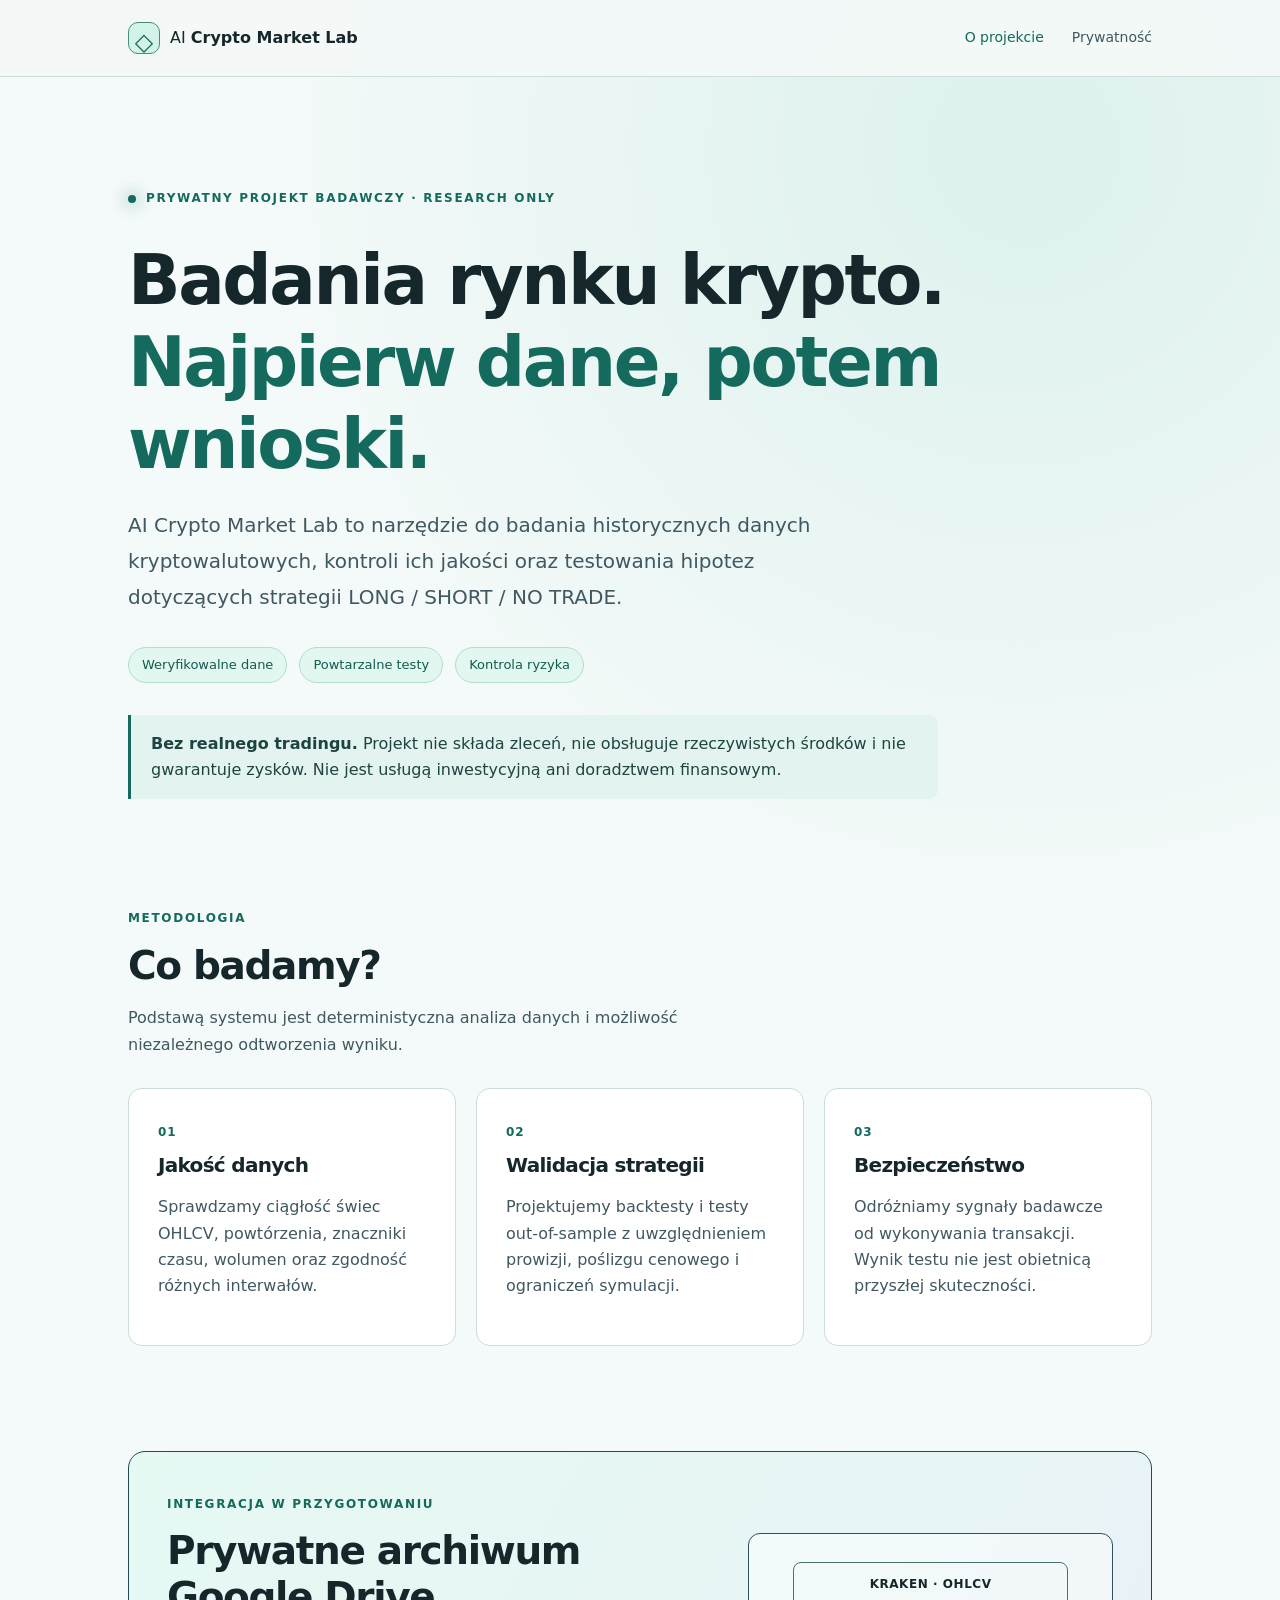
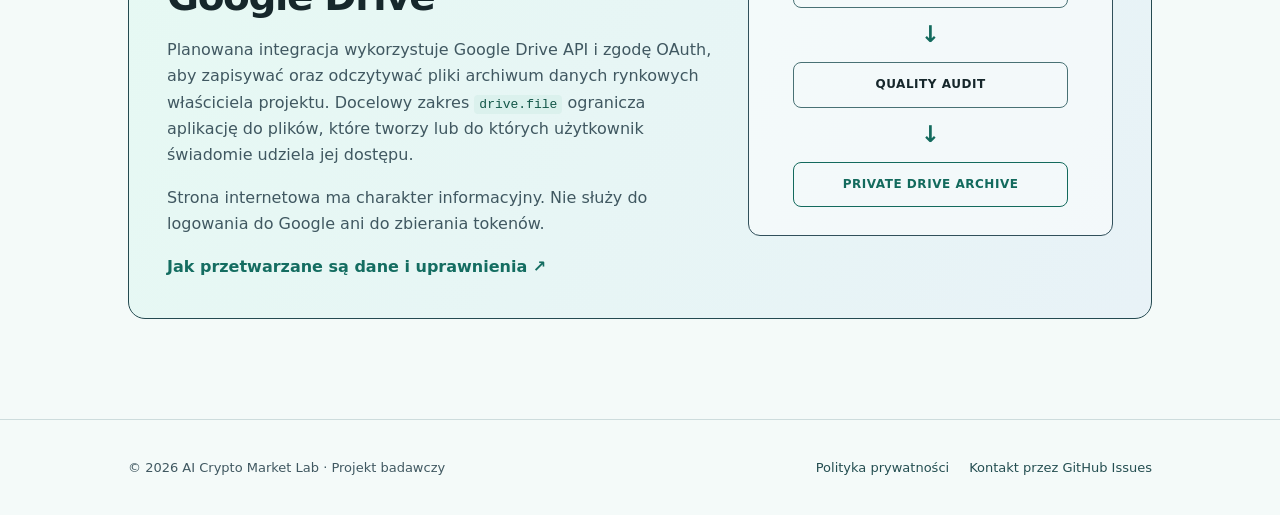
<file: index.html>
<!doctype html>
<html lang="pl">
<head>
  <meta charset="utf-8">
  <meta name="viewport" content="width=device-width, initial-scale=1">
  <meta name="description" content="AI Crypto Market Lab — prywatny projekt badawczy jakości danych rynkowych i testowania strategii, bez obsługi rzeczywistych transakcji.">
  <meta name="color-scheme" content="dark light">
  <title>AI Crypto Market Lab — projekt badawczy</title>
  <link rel="stylesheet" href="styles.css">
</head>
<body>
  <a class="skip" href="#main">Przejdź do treści</a>
  <header class="bar">
    <div class="wrap bar-inner">
      <a class="wordmark" href="./" aria-label="AI Crypto Market Lab — strona główna">
        <span class="mark" aria-hidden="true">◇</span>
        <span>AI <strong>Crypto Market Lab</strong></span>
      </a>
      <nav aria-label="Nawigacja główna">
        <a class="current" aria-current="page" href="./">O projekcie</a>
        <a href="privacy.html">Prywatność</a>
      </nav>
    </div>
  </header>

  <main id="main">
    <section class="hero wrap">
      <p class="eyebrow"><span class="dot"></span> PRYWATNY PROJEKT BADAWCZY · RESEARCH ONLY</p>
      <h1>Badania rynku krypto.<br><span>Najpierw dane, potem wnioski.</span></h1>
      <p class="lead">AI Crypto Market Lab to narzędzie do badania historycznych danych kryptowalutowych, kontroli ich jakości oraz testowania hipotez dotyczących strategii LONG / SHORT / NO TRADE.</p>
      <div class="tags" aria-label="Główne założenia">
        <span>Weryfikowalne dane</span><span>Powtarzalne testy</span><span>Kontrola ryzyka</span>
      </div>
      <div class="notice">
        <strong>Bez realnego tradingu.</strong> Projekt nie składa zleceń, nie obsługuje rzeczywistych środków i nie gwarantuje zysków. Nie jest usługą inwestycyjną ani doradztwem finansowym.
      </div>
    </section>

    <section class="wrap section" aria-labelledby="how">
      <div class="section-heading">
        <span class="kicker">METODOLOGIA</span>
        <h2 id="how">Co badamy?</h2>
        <p>Podstawą systemu jest deterministyczna analiza danych i możliwość niezależnego odtworzenia wyniku.</p>
      </div>
      <div class="cards">
        <article class="card">
          <span class="num">01</span>
          <h3>Jakość danych</h3>
          <p>Sprawdzamy ciągłość świec OHLCV, powtórzenia, znaczniki czasu, wolumen oraz zgodność różnych interwałów.</p>
        </article>
        <article class="card">
          <span class="num">02</span>
          <h3>Walidacja strategii</h3>
          <p>Projektujemy backtesty i testy out-of-sample z uwzględnieniem prowizji, poślizgu cenowego i ograniczeń symulacji.</p>
        </article>
        <article class="card">
          <span class="num">03</span>
          <h3>Bezpieczeństwo</h3>
          <p>Odróżniamy sygnały badawcze od wykonywania transakcji. Wynik testu nie jest obietnicą przyszłej skuteczności.</p>
        </article>
      </div>
    </section>

    <section class="wrap section" aria-labelledby="drive">
      <div class="panel">
        <div>
          <span class="kicker">INTEGRACJA W PRZYGOTOWANIU</span>
          <h2 id="drive">Prywatne archiwum Google Drive</h2>
          <p>Planowana integracja wykorzystuje Google Drive API i zgodę OAuth, aby zapisywać oraz odczytywać pliki archiwum danych rynkowych właściciela projektu. Docelowy zakres <code>drive.file</code> ogranicza aplikację do plików, które tworzy lub do których użytkownik świadomie udziela jej dostępu.</p>
          <p>Strona internetowa ma charakter informacyjny. Nie służy do logowania do Google ani do zbierania tokenów.</p>
          <a class="inline-link" href="privacy.html">Jak przetwarzane są dane i uprawnienia <span aria-hidden="true">↗</span></a>
        </div>
        <div class="panel-graphic" aria-hidden="true">
          <div class="graphic-top">KRAKEN · OHLCV</div>
          <div class="graphic-arrow">↓</div>
          <div class="graphic-mid">QUALITY AUDIT</div>
          <div class="graphic-arrow">↓</div>
          <div class="graphic-bottom">PRIVATE DRIVE ARCHIVE</div>
        </div>
      </div>
    </section>
  </main>

  <footer class="footer">
    <div class="wrap footer-inner">
      <span>© 2026 AI Crypto Market Lab · Projekt badawczy</span>
      <div><a href="privacy.html">Polityka prywatności</a><a href="https://github.com/callnoste-source/AI-Crypto-Market-Lab-Site/issues" rel="noopener noreferrer">Kontakt przez GitHub Issues</a></div>
    </div>
  </footer>
</body>
</html>
</file>
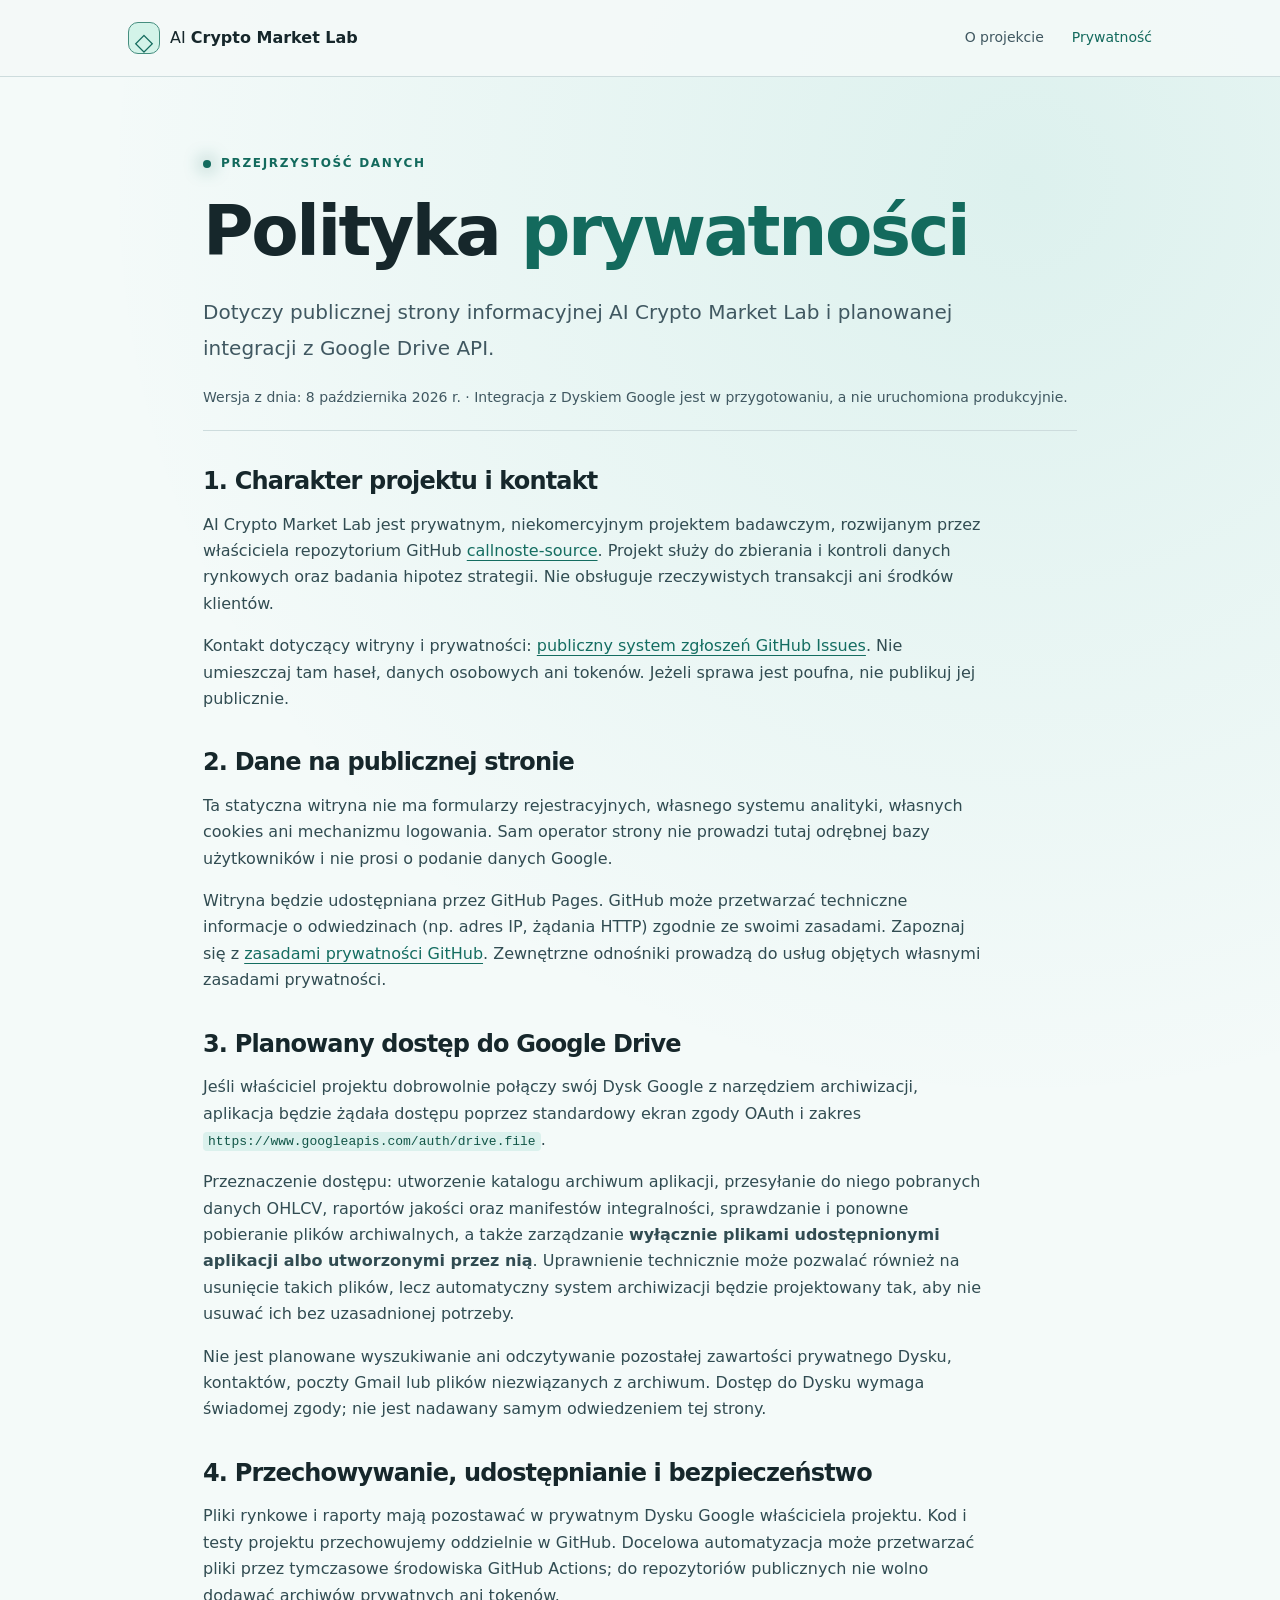
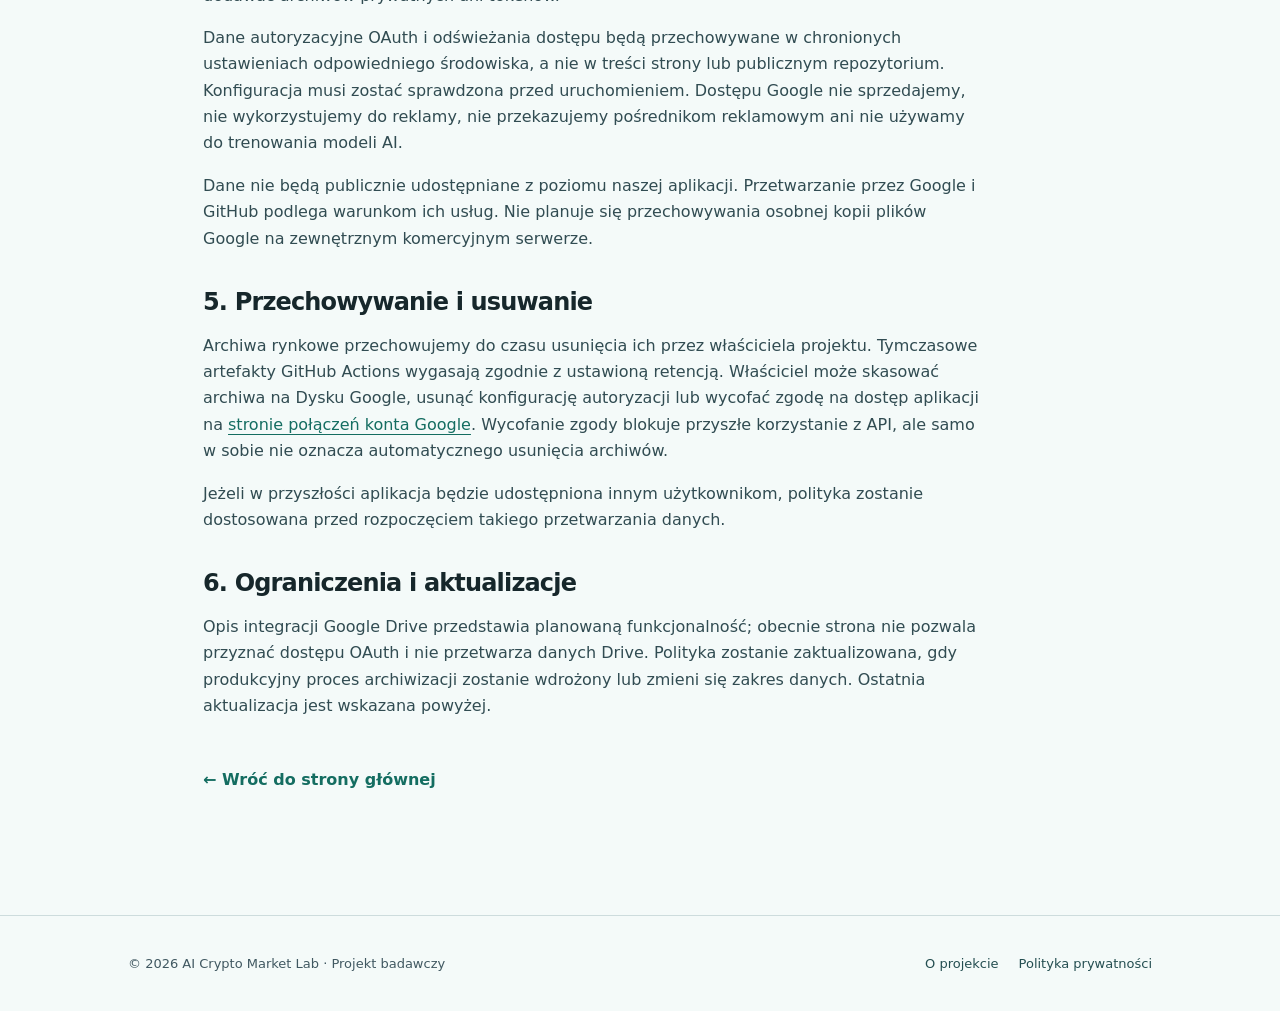
<file: privacy.html>
<!doctype html>
<html lang="pl">
<head>
  <meta charset="utf-8">
  <meta name="viewport" content="width=device-width, initial-scale=1">
  <meta name="description" content="Polityka prywatności AI Crypto Market Lab — strona informacyjna oraz planowana integracja z Google Drive API.">
  <meta name="color-scheme" content="dark light">
  <title>Polityka prywatności — AI Crypto Market Lab</title>
  <link rel="stylesheet" href="styles.css">
</head>
<body>
  <a class="skip" href="#main">Przejdź do treści</a>
  <header class="bar">
    <div class="wrap bar-inner">
      <a class="wordmark" href="./" aria-label="AI Crypto Market Lab — strona główna">
        <span class="mark" aria-hidden="true">◇</span>
        <span>AI <strong>Crypto Market Lab</strong></span>
      </a>
      <nav aria-label="Nawigacja główna">
        <a href="./">O projekcie</a>
        <a class="current" aria-current="page" href="privacy.html">Prywatność</a>
      </nav>
    </div>
  </header>

  <main id="main" class="wrap article">
    <p class="eyebrow"><span class="dot"></span> PRZEJRZYSTOŚĆ DANYCH</p>
    <h1>Polityka <span>prywatności</span></h1>
    <p class="lead">Dotyczy publicznej strony informacyjnej AI Crypto Market Lab i planowanej integracji z Google Drive API.</p>
    <p class="updated">Wersja z dnia: 8 października 2026 r. · Integracja z Dyskiem Google jest w przygotowaniu, a nie uruchomiona produkcyjnie.</p>

    <div class="prose">
      <section aria-labelledby="who">
        <h2 id="who">1. Charakter projektu i kontakt</h2>
        <p>AI Crypto Market Lab jest prywatnym, niekomercyjnym projektem badawczym, rozwijanym przez właściciela repozytorium GitHub <a href="https://github.com/callnoste-source" rel="noopener noreferrer">callnoste-source</a>. Projekt służy do zbierania i kontroli danych rynkowych oraz badania hipotez strategii. Nie obsługuje rzeczywistych transakcji ani środków klientów.</p>
        <p>Kontakt dotyczący witryny i prywatności: <a href="https://github.com/callnoste-source/AI-Crypto-Market-Lab-Site/issues" rel="noopener noreferrer">publiczny system zgłoszeń GitHub Issues</a>. Nie umieszczaj tam haseł, danych osobowych ani tokenów. Jeżeli sprawa jest poufna, nie publikuj jej publicznie.</p>
      </section>
      <section aria-labelledby="site">
        <h2 id="site">2. Dane na publicznej stronie</h2>
        <p>Ta statyczna witryna nie ma formularzy rejestracyjnych, własnego systemu analityki, własnych cookies ani mechanizmu logowania. Sam operator strony nie prowadzi tutaj odrębnej bazy użytkowników i nie prosi o podanie danych Google.</p>
        <p>Witryna będzie udostępniana przez GitHub Pages. GitHub może przetwarzać techniczne informacje o odwiedzinach (np. adres IP, żądania HTTP) zgodnie ze swoimi zasadami. Zapoznaj się z <a href="https://docs.github.com/en/site-policy/privacy-policies/github-general-privacy-statement" rel="noopener noreferrer">zasadami prywatności GitHub</a>. Zewnętrzne odnośniki prowadzą do usług objętych własnymi zasadami prywatności.</p>
      </section>
      <section aria-labelledby="google">
        <h2 id="google">3. Planowany dostęp do Google Drive</h2>
        <p>Jeśli właściciel projektu dobrowolnie połączy swój Dysk Google z narzędziem archiwizacji, aplikacja będzie żądała dostępu poprzez standardowy ekran zgody OAuth i zakres <code>https://www.googleapis.com/auth/drive.file</code>.</p>
        <p>Przeznaczenie dostępu: utworzenie katalogu archiwum aplikacji, przesyłanie do niego pobranych danych OHLCV, raportów jakości oraz manifestów integralności, sprawdzanie i ponowne pobieranie plików archiwalnych, a także zarządzanie <strong>wyłącznie plikami udostępnionymi aplikacji albo utworzonymi przez nią</strong>. Uprawnienie technicznie może pozwalać również na usunięcie takich plików, lecz automatyczny system archiwizacji będzie projektowany tak, aby nie usuwać ich bez uzasadnionej potrzeby.</p>
        <p>Nie jest planowane wyszukiwanie ani odczytywanie pozostałej zawartości prywatnego Dysku, kontaktów, poczty Gmail lub plików niezwiązanych z archiwum. Dostęp do Dysku wymaga świadomej zgody; nie jest nadawany samym odwiedzeniem tej strony.</p>
      </section>
      <section aria-labelledby="storage">
        <h2 id="storage">4. Przechowywanie, udostępnianie i bezpieczeństwo</h2>
        <p>Pliki rynkowe i raporty mają pozostawać w prywatnym Dysku Google właściciela projektu. Kod i testy projektu przechowujemy oddzielnie w GitHub. Docelowa automatyzacja może przetwarzać pliki przez tymczasowe środowiska GitHub Actions; do repozytoriów publicznych nie wolno dodawać archiwów prywatnych ani tokenów.</p>
        <p>Dane autoryzacyjne OAuth i odświeżania dostępu będą przechowywane w chronionych ustawieniach odpowiedniego środowiska, a nie w treści strony lub publicznym repozytorium. Konfiguracja musi zostać sprawdzona przed uruchomieniem. Dostępu Google nie sprzedajemy, nie wykorzystujemy do reklamy, nie przekazujemy pośrednikom reklamowym ani nie używamy do trenowania modeli AI.</p>
        <p>Dane nie będą publicznie udostępniane z poziomu naszej aplikacji. Przetwarzanie przez Google i GitHub podlega warunkom ich usług. Nie planuje się przechowywania osobnej kopii plików Google na zewnętrznym komercyjnym serwerze.</p>
      </section>
      <section aria-labelledby="retention">
        <h2 id="retention">5. Przechowywanie i usuwanie</h2>
        <p>Archiwa rynkowe przechowujemy do czasu usunięcia ich przez właściciela projektu. Tymczasowe artefakty GitHub Actions wygasają zgodnie z ustawioną retencją. Właściciel może skasować archiwa na Dysku Google, usunąć konfigurację autoryzacji lub wycofać zgodę na dostęp aplikacji na <a href="https://myaccount.google.com/connections" rel="noopener noreferrer">stronie połączeń konta Google</a>. Wycofanie zgody blokuje przyszłe korzystanie z API, ale samo w sobie nie oznacza automatycznego usunięcia archiwów.</p>
        <p>Jeżeli w przyszłości aplikacja będzie udostępniona innym użytkownikom, polityka zostanie dostosowana przed rozpoczęciem takiego przetwarzania danych.</p>
      </section>
      <section aria-labelledby="limit">
        <h2 id="limit">6. Ograniczenia i aktualizacje</h2>
        <p>Opis integracji Google Drive przedstawia planowaną funkcjonalność; obecnie strona nie pozwala przyznać dostępu OAuth i nie przetwarza danych Drive. Polityka zostanie zaktualizowana, gdy produkcyjny proces archiwizacji zostanie wdrożony lub zmieni się zakres danych. Ostatnia aktualizacja jest wskazana powyżej.</p>
      </section>
    </div>
    <p class="bottom-link"><a class="inline-link" href="./">← Wróć do strony głównej</a></p>
  </main>

  <footer class="footer">
    <div class="wrap footer-inner">
      <span>© 2026 AI Crypto Market Lab · Projekt badawczy</span>
      <div><a href="./">O projekcie</a><a href="privacy.html">Polityka prywatności</a></div>
    </div>
  </footer>
</body>
</html>
</file>
<file: styles.css>
:root{
  color-scheme:dark;
  --bg:#0a1017;--surface:#101b26;--border:#253443;--fg:#edf5f7;
  --muted:#aec2ca;--accent:#56dac0;--accent2:#a0f3de;
  font-family:Inter,ui-sans-serif,system-ui,-apple-system,"Segoe UI",Arial,sans-serif;
}
*{box-sizing:border-box}
html{scroll-behavior:smooth}
body{margin:0;background:radial-gradient(circle at 80% 7%,rgba(58,144,151,.13),transparent 32%),var(--bg);color:var(--fg);line-height:1.65}
a{color:var(--accent2);text-underline-offset:.25em}
a:hover{color:#fff}
a:focus-visible{outline:3px solid var(--accent);outline-offset:4px;border-radius:4px}
.wrap{max-width:1080px;margin:0 auto;padding-left:28px;padding-right:28px}
.bar{border-bottom:1px solid var(--border);background:rgba(10,16,23,.83)}
.bar-inner{display:flex;align-items:center;justify-content:space-between;gap:20px;min-height:76px}
.wordmark{display:flex;align-items:center;gap:10px;text-decoration:none;color:var(--fg);font-size:16px}
.mark{width:32px;height:32px;display:grid;place-items:center;background:#173d3e;border:1px solid #458e7f;border-radius:10px;color:var(--accent);font-size:24px}
nav{display:flex;gap:28px;flex-wrap:wrap}
nav a{color:var(--muted);text-decoration:none;font-size:14px}
nav .current{color:var(--accent)}
.skip{position:absolute;left:12px;top:-100px;background:var(--fg);color:var(--bg);padding:8px;z-index:5}
.skip:focus{top:12px}
.hero{padding-top:100px;padding-bottom:70px}
.eyebrow,.kicker{letter-spacing:.14em;font-size:12px;font-weight:750;color:var(--accent)}
.eyebrow{display:flex;align-items:center;gap:10px}
.dot{width:8px;height:8px;border-radius:50%;background:var(--accent);box-shadow:0 0 18px var(--accent)}
h1,h2,h3{line-height:1.19;letter-spacing:-.035em}
h1{font-size:clamp(36px,6vw,69px);margin:30px 0 22px;max-width:990px}
h1 span{color:var(--accent)}
h2{font-size:clamp(25px,3.8vw,39px);margin:12px 0 14px}
h3{font-size:20px;margin:10px 0}
.lead{font-size:clamp(17px,2vw,20px);max-width:750px;color:var(--muted);line-height:1.8}
.tags{display:flex;gap:12px;flex-wrap:wrap;margin:32px 0}
.tags span{border:1px solid #2c4c4e;background:rgba(55,154,135,.07);border-radius:999px;padding:6px 13px;font-size:13px;color:#b8e7dd}
.notice{border-left:3px solid var(--accent);padding:16px 20px;background:#12232b;border-radius:0 9px 9px 0;color:#d8e8e8;max-width:810px}
.section{padding-top:35px;padding-bottom:70px}
.section-heading{max-width:650px;margin-bottom:30px}
.section-heading p,.card p,.panel p{color:var(--muted)}
.cards{display:grid;grid-template-columns:repeat(3,minmax(0,1fr));gap:20px}
.card{border:1px solid var(--border);border-radius:14px;background:var(--surface);padding:29px;min-height:240px}
.num{color:var(--accent);font-size:12px;font-weight:700;letter-spacing:.08em}
.panel{display:grid;grid-template-columns:3fr 2fr;gap:34px;align-items:center;background:linear-gradient(120deg,#112b33,#13202e);border:1px solid #244a51;border-radius:17px;padding:38px}
.panel-graphic{display:grid;gap:8px;justify-items:center;border:1px solid #31505b;border-radius:12px;padding:28px 10px;background:rgba(0,0,0,.13);font-size:12px;font-weight:700;letter-spacing:.045em;text-align:center}
.graphic-top,.graphic-mid,.graphic-bottom{padding:12px;width:80%;border:1px solid #487174;border-radius:8px}
.graphic-bottom{border-color:var(--accent);color:var(--accent)}
.graphic-arrow{font-size:23px;color:var(--accent)}
.inline-link{font-weight:650;text-decoration:none}
.article{padding-top:65px;padding-bottom:75px;max-width:930px}
.article h1{margin-top:16px}
.article .lead{max-width:800px}
.updated{color:var(--muted);font-size:14px;padding-bottom:21px;border-bottom:1px solid var(--border)}
.prose{max-width:780px}
.prose section{margin-top:36px}
.prose h2{font-size:24px}
.prose p{color:#c6d7de}
code{overflow-wrap:anywhere;background:#162c36;color:#bdfce9;padding:2px 5px;border-radius:4px}
.bottom-link{margin-top:48px}
.footer{border-top:1px solid var(--border);margin-top:30px;color:var(--muted);font-size:13px}
.footer-inner{min-height:95px;display:flex;align-items:center;justify-content:space-between;gap:20px}
.footer-inner div{display:flex;gap:20px;flex-wrap:wrap}
.footer a{color:#c4dcdf;text-decoration:none}
@media(max-width:760px){
  .hero{padding-top:56px;padding-bottom:40px}
  .cards,.panel{grid-template-columns:1fr}
  .panel{padding:25px}
  .panel-graphic{max-width:420px;width:100%;justify-self:center}
  .footer-inner{align-items:flex-start;flex-direction:column;justify-content:center;padding-top:22px;padding-bottom:22px}
}
@media(max-width:420px){.wrap{padding-left:17px;padding-right:17px}nav{gap:12px}.wordmark{font-size:13px}.bar-inner{gap:10px}}
@media(prefers-reduced-motion:reduce){html{scroll-behavior:auto}}
@media(prefers-color-scheme:light){
  :root{color-scheme:light;--bg:#f4faf9;--surface:#fff;--border:#cddcdd;--fg:#16272b;--muted:#405861;--accent:#136a5d;--accent2:#146d61}
  body{background:radial-gradient(circle at 80% 7%,rgba(31,167,146,.11),transparent 35%),var(--bg)}
  .bar{background:rgba(244,250,249,.9)}
  .mark{background:#d3f3e9}
  .tags span{background:#e1f7f0;color:#125b50;border-color:#b2ddd0}
  .notice{background:#e3f3ef;color:#1e4442}
  .panel{background:linear-gradient(120deg,#e6f9f3,#e8f2f7)}
  .panel-graphic{background:rgba(255,255,255,.5)}
  .prose p{color:#314c52}
  code{background:#dbf1ed;color:#125648}
  .footer a{color:#244e51}
}
</file>
